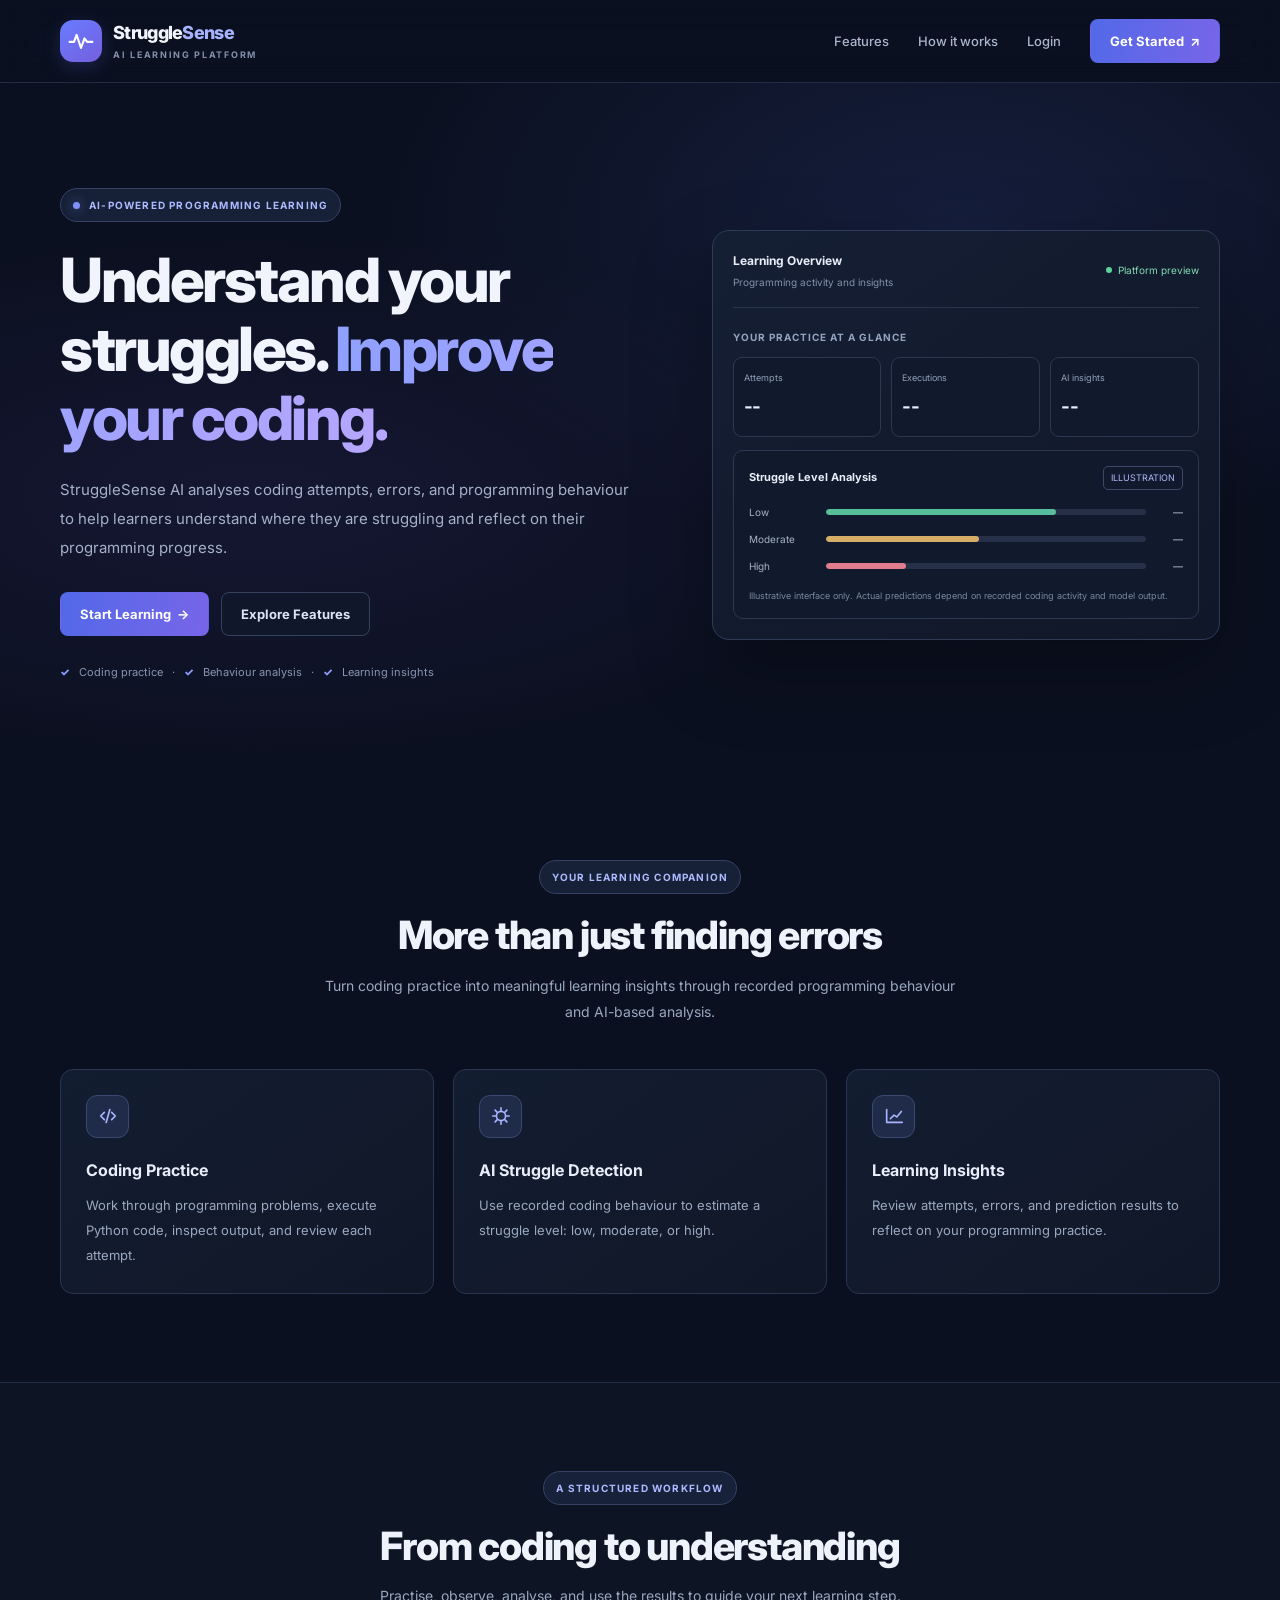
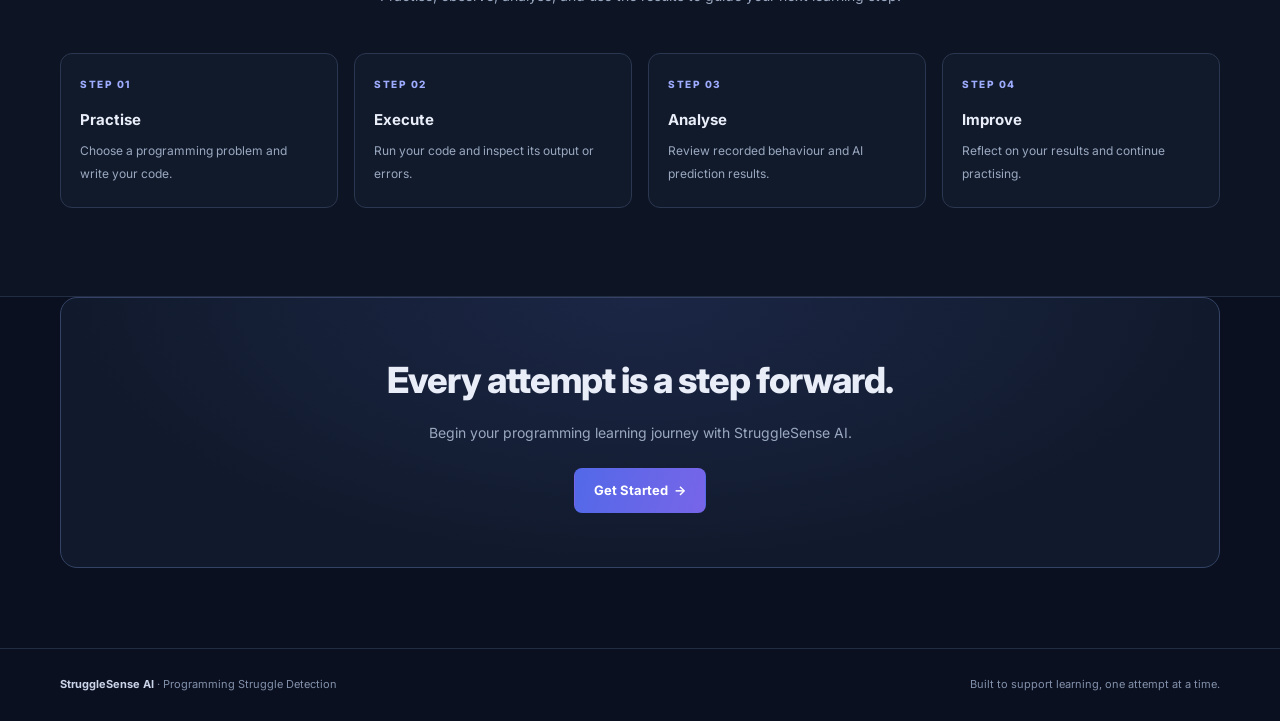
<file: frontend/index.html>
<!DOCTYPE html>
<html lang="en">
<head>
    <meta charset="UTF-8">
    <meta name="viewport" content="width=device-width, initial-scale=1.0">
    <meta name="theme-color" content="#0b1020">
    <meta name="description" content="StruggleSense AI analyses programming behaviour to help learners understand coding difficulties and improve their programming practice.">
    <title>StruggleSense AI | AI Learning Platform</title>

    <link rel="preconnect" href="https://fonts.googleapis.com">
    <link href="https://fonts.googleapis.com/css2?family=Inter:wght@400;500;600;700;800&display=swap" rel="stylesheet">

    <style>
        * {
            box-sizing: border-box;
            margin: 0;
            padding: 0;
        }

        html {
            scroll-behavior: smooth;
            scroll-padding-top: 90px;
        }

        body {
            background: #0b1020;
            color: #e8edf8;
            font-family: Inter, "Segoe UI", Arial, sans-serif;
            line-height: 1.6;
        }

        a {
            color: inherit;
            text-decoration: none;
        }

        .container {
            width: min(1160px, calc(100% - 48px));
            margin-inline: auto;
        }

        .navbar {
            position: sticky;
            top: 0;
            z-index: 20;
            border-bottom: 1px solid #222d44;
            background: rgba(11, 16, 32, 0.94);
            backdrop-filter: blur(16px);
        }

        .nav-inner {
            min-height: 82px;
            display: flex;
            align-items: center;
            justify-content: space-between;
            gap: 24px;
        }

        .brand {
            display: inline-flex;
            align-items: center;
            gap: 11px;
            flex-shrink: 0;
        }

        .brand-icon {
            width: 42px;
            height: 42px;
            flex: 0 0 42px;
            display: grid;
            place-items: center;
            border-radius: 13px;
            background: linear-gradient(145deg, #687bff, #7560df);
            box-shadow: 0 5px 18px rgba(103, 119, 255, 0.2);
        }

        .brand-icon svg {
            width: 28px;
            height: 28px;
        }

        .brand-name {
            color: #f1f4fc;
            font-size: 18px;
            font-weight: 800;
            letter-spacing: -0.7px;
            line-height: 1.25;
        }

        .brand-accent {
            color: #a7b3ff;
        }

        .brand-name small {
            display: block;
            margin-top: 4px;
            color: #8290ad;
            font-size: 9px;
            font-weight: 700;
            letter-spacing: 1.7px;
        }

        .nav-links {
            display: flex;
            align-items: center;
            gap: 29px;
            color: #aab6cc;
            font-size: 13px;
            font-weight: 500;
        }

        .nav-links > a:not(.button):hover {
            color: #ffffff;
        }

        .button {
            min-height: 42px;
            display: inline-flex;
            align-items: center;
            justify-content: center;
            gap: 8px;
            padding: 11px 19px;
            border: 1px solid transparent;
            border-radius: 8px;
            background: linear-gradient(105deg, #5269e8, #7865e8);
            color: white;
            font-size: 13px;
            font-weight: 700;
            transition: transform 0.2s, filter 0.2s;
        }

        .button:hover {
            filter: brightness(1.1);
            transform: translateY(-2px);
        }

        .button-outline {
            border-color: #35425d;
            background: rgba(17, 26, 45, 0.55);
            color: #dbe4f7;
        }

        .button-outline:hover {
            background: #17223a;
        }

        .hero {
            position: relative;
            overflow: hidden;
            padding: 105px 0 90px;
            background:
                radial-gradient(ellipse at 75% 20%, rgba(65, 91, 185, 0.18), transparent 43%),
                radial-gradient(ellipse at 20% 60%, rgba(90, 72, 174, 0.13), transparent 45%);
        }

        .hero-grid {
            display: grid;
            grid-template-columns: 1.08fr 0.92fr;
            align-items: center;
            gap: 55px;
        }

        .eyebrow {
            display: inline-flex;
            align-items: center;
            gap: 9px;
            margin-bottom: 24px;
            padding: 8px 12px;
            border: 1px solid #354263;
            border-radius: 30px;
            background: rgba(28, 40, 68, 0.65);
            color: #aebaff;
            font-size: 10px;
            font-weight: 700;
            letter-spacing: 1.2px;
        }

        .eyebrow-dot {
            width: 7px;
            height: 7px;
            border-radius: 50%;
            background: #8192ff;
            box-shadow: 0 0 12px rgba(129, 146, 255, 0.65);
        }

        h1 {
            max-width: 690px;
            margin-bottom: 22px;
            color: #f1f4fc;
            font-size: clamp(39px, 5.1vw, 61px);
            font-weight: 800;
            letter-spacing: -2.5px;
            line-height: 1.13;
        }

        .gradient-text {
            background: linear-gradient(95deg, #8fa0ff, #b7a6ff);
            -webkit-background-clip: text;
            background-clip: text;
            color: transparent;
        }

        .hero-description {
            max-width: 570px;
            margin-bottom: 29px;
            color: #a4b1c9;
            font-size: 15px;
            line-height: 1.95;
        }

        .hero-actions {
            display: flex;
            flex-wrap: wrap;
            gap: 12px;
        }

        .trust-line {
            display: flex;
            align-items: center;
            flex-wrap: wrap;
            gap: 9px;
            margin-top: 28px;
            color: #8795b0;
            font-size: 11px;
        }

        .trust-check {
            color: #8e9dff;
            font-weight: 800;
        }

        .preview {
            position: relative;
            padding: 20px;
            border: 1px solid #2d3b58;
            border-radius: 17px;
            background: linear-gradient(145deg, #151f34, #101728);
            box-shadow: 0 30px 80px rgba(0, 0, 0, 0.26);
        }

        .preview::before {
            position: absolute;
            z-index: -1;
            inset: -20px;
            border-radius: 30px;
            background: radial-gradient(ellipse, rgba(91, 104, 220, 0.13), transparent 70%);
            content: "";
        }

        .preview-top {
            display: flex;
            align-items: center;
            justify-content: space-between;
            gap: 12px;
            padding-bottom: 17px;
            border-bottom: 1px solid #2a354d;
        }

        .preview-title {
            font-size: 12px;
            font-weight: 700;
        }

        .preview-subtitle {
            margin-top: 4px;
            color: #8290aa;
            font-size: 10px;
        }

        .online {
            display: inline-flex;
            align-items: center;
            gap: 6px;
            color: #83dcb1;
            font-size: 10px;
        }

        .online-dot {
            width: 6px;
            height: 6px;
            border-radius: 50%;
            background: #5bd49b;
        }

        .preview-label {
            margin: 21px 0 12px;
            color: #94a4c0;
            font-size: 10px;
            font-weight: 700;
            letter-spacing: 1px;
        }

        .metric-grid {
            display: grid;
            grid-template-columns: repeat(3, minmax(0, 1fr));
            gap: 10px;
        }

        .metric {
            min-width: 0;
            padding: 13px 10px;
            border: 1px solid #2c3851;
            border-radius: 9px;
            background: #111a2c;
        }

        .metric span {
            display: block;
            margin-bottom: 7px;
            color: #91a0ba;
            font-size: 9px;
        }

        .metric strong {
            color: #e9eefb;
            font-size: 19px;
            letter-spacing: -0.5px;
        }

        .analysis-card {
            margin-top: 13px;
            padding: 15px;
            border: 1px solid #2c3851;
            border-radius: 10px;
            background: #111a2c;
        }

        .analysis-header {
            display: flex;
            align-items: center;
            justify-content: space-between;
            gap: 12px;
            margin-bottom: 14px;
        }

        .analysis-header strong {
            font-size: 11px;
        }

        .demo-tag {
            padding: 4px 7px;
            border: 1px solid #42466b;
            border-radius: 5px;
            color: #b0b8ff;
            font-size: 9px;
        }

        .level-row {
            display: flex;
            align-items: center;
            gap: 10px;
            margin-top: 11px;
        }

        .level-name {
            width: 67px;
            flex-shrink: 0;
            color: #a6b2c8;
            font-size: 10px;
        }

        .level-track {
            height: 6px;
            flex: 1;
            overflow: hidden;
            border-radius: 10px;
            background: #263149;
        }

        .level-fill {
            height: 100%;
            border-radius: inherit;
        }

        .level-value {
            width: 27px;
            color: #c5cee0;
            text-align: right;
            font-size: 10px;
        }

        .preview-note {
            margin-top: 14px;
            color: #7887a2;
            font-size: 9px;
            line-height: 1.7;
        }

        .section {
            padding: 88px 0;
        }

        .section-alt {
            border-top: 1px solid #222d44;
            border-bottom: 1px solid #222d44;
            background: rgba(15, 23, 40, 0.62);
        }

        .section-heading {
            max-width: 650px;
            margin: 0 auto 43px;
            text-align: center;
        }

        .section-heading .eyebrow {
            margin-bottom: 17px;
        }

        .section-heading h2 {
            margin-bottom: 13px;
            color: #eef2fb;
            font-size: clamp(27px, 3.8vw, 39px);
            font-weight: 800;
            letter-spacing: -1.2px;
            line-height: 1.25;
        }

        .section-heading p {
            color: #99a7c0;
            font-size: 14px;
            line-height: 1.9;
        }

        .feature-grid {
            display: grid;
            grid-template-columns: repeat(3, minmax(0, 1fr));
            gap: 19px;
        }

        .feature-card {
            padding: 25px;
            border: 1px solid #293651;
            border-radius: 13px;
            background: linear-gradient(145deg, #131d31, #101727);
            transition: transform 0.2s, border-color 0.2s;
        }

        .feature-card:hover {
            transform: translateY(-4px);
            border-color: #596a9e;
        }

        .feature-icon {
            width: 43px;
            height: 43px;
            display: grid;
            place-items: center;
            margin-bottom: 20px;
            border: 1px solid #3b4970;
            border-radius: 11px;
            background: #202b49;
            color: #aab5ff;
        }

        .feature-icon svg {
            width: 22px;
            height: 22px;
        }

        .feature-card h3 {
            margin-bottom: 10px;
            color: #e8edf8;
            font-size: 16px;
        }

        .feature-card p {
            color: #9aa8c0;
            font-size: 13px;
            line-height: 1.9;
        }

        .steps {
            display: grid;
            grid-template-columns: repeat(4, minmax(0, 1fr));
            gap: 16px;
        }

        .step {
            padding: 22px 19px;
            border: 1px solid #2b3750;
            border-radius: 12px;
            background: #111a2b;
        }

        .step-number {
            margin-bottom: 16px;
            color: #9eacff;
            font-size: 10px;
            font-weight: 800;
            letter-spacing: 1.5px;
        }

        .step h3 {
            margin-bottom: 8px;
            color: #e9eef9;
            font-size: 15px;
        }

        .step p {
            color: #9aa8c0;
            font-size: 12px;
            line-height: 1.9;
        }

        .cta {
            margin: 0 0 80px;
            padding: 54px 25px;
            border: 1px solid #344365;
            border-radius: 17px;
            background:
                radial-gradient(ellipse at 50% 0%, rgba(76, 98, 197, 0.17), transparent 70%),
                #111a2c;
            text-align: center;
        }

        .cta h2 {
            margin-bottom: 12px;
            font-size: clamp(27px, 4vw, 36px);
            font-weight: 800;
            letter-spacing: -1px;
        }

        .cta p {
            margin-bottom: 24px;
            color: #9aa8c0;
            font-size: 14px;
        }

        footer {
            padding: 27px 0;
            border-top: 1px solid #222d44;
            color: #8290aa;
            font-size: 11px;
        }

        .footer-inner {
            display: flex;
            align-items: center;
            justify-content: space-between;
            flex-wrap: wrap;
            gap: 15px;
        }

        .footer-brand {
            color: #cbd5ea;
            font-weight: 700;
        }

        @media (max-width: 900px) {
            .hero-grid {
                grid-template-columns: 1fr;
                gap: 45px;
            }

            .hero-copy {
                max-width: 720px;
            }

            .preview {
                width: 100%;
                max-width: 590px;
                margin: 0 auto;
            }

            .feature-grid {
                grid-template-columns: repeat(2, minmax(0, 1fr));
            }

            .steps {
                grid-template-columns: repeat(2, minmax(0, 1fr));
            }

            .hero {
                padding-top: 75px;
            }
        }

        @media (max-width: 620px) {
            .container {
                width: min(100% - 32px, 1160px);
            }

            .nav-inner {
                padding: 15px 0;
                flex-wrap: wrap;
                gap: 15px;
            }

            .brand-name {
                font-size: 16px;
            }

            .brand-icon {
                width: 38px;
                height: 38px;
                flex-basis: 38px;
            }

            .nav-links {
                width: 100%;
                justify-content: space-between;
                gap: 10px;
                font-size: 11px;
            }

            .nav-links .button {
                min-height: 36px;
                padding: 8px 11px;
            }

            .hero {
                padding: 65px 0 60px;
            }

            h1 {
                font-size: clamp(36px, 10vw, 48px);
                letter-spacing: -1.8px;
            }

            .hero-description {
                font-size: 14px;
            }

            .section {
                padding: 65px 0;
            }

            .feature-grid,
            .steps {
                grid-template-columns: 1fr;
            }

            .cta {
                margin-bottom: 55px;
                padding: 40px 20px;
            }

            .footer-inner {
                flex-direction: column;
                align-items: flex-start;
            }
        }

        @media (prefers-reduced-motion: reduce) {
            html {
                scroll-behavior: auto;
            }

            *, *::before, *::after {
                transition-duration: 0.01ms !important;
            }
        }
    </style>
</head>

<body>
    <header class="navbar">
        <div class="container nav-inner">
            <a class="brand" href="index.html" aria-label="StruggleSense AI home">
                <span class="brand-icon">
                    <svg viewBox="0 0 32 32" fill="none"
                         xmlns="http://www.w3.org/2000/svg" aria-hidden="true">
                        <path d="M3 17H8L11 9L16 24L20 13L23 17H29"
                              stroke="white" stroke-width="2.4"
                              stroke-linecap="round" stroke-linejoin="round"/>
                    </svg>
                </span>
                <span class="brand-name">
                    Struggle<span class="brand-accent">Sense</span>
                    <small>AI LEARNING PLATFORM</small>
                </span>
            </a>

            <nav class="nav-links" aria-label="Main navigation">
                <a href="#features">Features</a>
                <a href="#workflow">How it works</a>
                <a href="login.html">Login</a>
                <a class="button" href="login.html">Get Started&nbsp; ↗</a>
            </nav>
        </div>
    </header>

    <main>
        <section class="hero">
            <div class="container hero-grid">
                <div class="hero-copy">
                    <div class="eyebrow">
                        <span class="eyebrow-dot"></span>
                        AI-POWERED PROGRAMMING LEARNING
                    </div>

                    <h1>
                        Understand your struggles.
                        <span class="gradient-text">Improve your coding.</span>
                    </h1>

                    <p class="hero-description">
                        StruggleSense AI analyses coding attempts, errors,
                        and programming behaviour to help learners understand
                        where they are struggling and reflect on their
                        programming progress.
                    </p>

                    <div class="hero-actions">
                        <a class="button" href="login.html">
                            Start Learning&nbsp; →
                        </a>
                        <a class="button button-outline" href="#features">
                            Explore Features
                        </a>
                    </div>

                    <div class="trust-line">
                        <span class="trust-check">✓</span>
                        Coding practice
                        <span>·</span>
                        <span class="trust-check">✓</span>
                        Behaviour analysis
                        <span>·</span>
                        <span class="trust-check">✓</span>
                        Learning insights
                    </div>
                </div>

                <div class="preview" aria-label="Illustrative learning analytics preview">
                    <div class="preview-top">
                        <div>
                            <div class="preview-title">Learning Overview</div>
                            <div class="preview-subtitle">Programming activity and insights</div>
                        </div>
                        <div class="online">
                            <span class="online-dot"></span>
                            Platform preview
                        </div>
                    </div>

                    <div class="preview-label">YOUR PRACTICE AT A GLANCE</div>

                    <div class="metric-grid">
                        <div class="metric">
                            <span>Attempts</span>
                            <strong>--</strong>
                        </div>
                        <div class="metric">
                            <span>Executions</span>
                            <strong>--</strong>
                        </div>
                        <div class="metric">
                            <span>AI insights</span>
                            <strong>--</strong>
                        </div>
                    </div>

                    <div class="analysis-card">
                        <div class="analysis-header">
                            <strong>Struggle Level Analysis</strong>
                            <span class="demo-tag">ILLUSTRATION</span>
                        </div>

                        <div class="level-row">
                            <span class="level-name">Low</span>
                            <div class="level-track">
                                <div class="level-fill"
                                     style="width: 72%; background: #58bd9b;"></div>
                            </div>
                            <span class="level-value">—</span>
                        </div>

                        <div class="level-row">
                            <span class="level-name">Moderate</span>
                            <div class="level-track">
                                <div class="level-fill"
                                     style="width: 48%; background: #d6ae67;"></div>
                            </div>
                            <span class="level-value">—</span>
                        </div>

                        <div class="level-row">
                            <span class="level-name">High</span>
                            <div class="level-track">
                                <div class="level-fill"
                                     style="width: 25%; background: #e17c8d;"></div>
                            </div>
                            <span class="level-value">—</span>
                        </div>

                        <p class="preview-note">
                            Illustrative interface only. Actual predictions
                            depend on recorded coding activity and model output.
                        </p>
                    </div>
                </div>
            </div>
        </section>

        <section class="section" id="features">
            <div class="container">
                <div class="section-heading">
                    <div class="eyebrow">YOUR LEARNING COMPANION</div>
                    <h2>More than just finding errors</h2>
                    <p>
                        Turn coding practice into meaningful learning insights
                        through recorded programming behaviour and AI-based analysis.
                    </p>
                </div>

                <div class="feature-grid">
                    <article class="feature-card">
                        <div class="feature-icon">
                            <svg viewBox="0 0 24 24" fill="none"
                                 stroke="currentColor" stroke-width="1.8"
                                 stroke-linecap="round" stroke-linejoin="round"
                                 aria-hidden="true">
                                <path d="m8 8-4 4 4 4M16 8l4 4-4 4M14 5l-4 14"/>
                            </svg>
                        </div>
                        <h3>Coding Practice</h3>
                        <p>
                            Work through programming problems, execute Python
                            code, inspect output, and review each attempt.
                        </p>
                    </article>

                    <article class="feature-card">
                        <div class="feature-icon">
                            <svg viewBox="0 0 24 24" fill="none"
                                 stroke="currentColor" stroke-width="1.8"
                                 stroke-linecap="round" stroke-linejoin="round"
                                 aria-hidden="true">
                                <path d="M12 3v3M12 18v3M3 12h3M18 12h3"/>
                                <path d="m5.6 5.6 2.1 2.1m8.6 8.6 2.1 2.1m0-12.8-2.1 2.1m-8.6 8.6-2.1 2.1"/>
                                <circle cx="12" cy="12" r="5"/>
                            </svg>
                        </div>
                        <h3>AI Struggle Detection</h3>
                        <p>
                            Use recorded coding behaviour to estimate a
                            struggle level: low, moderate, or high.
                        </p>
                    </article>

                    <article class="feature-card">
                        <div class="feature-icon">
                            <svg viewBox="0 0 24 24" fill="none"
                                 stroke="currentColor" stroke-width="1.8"
                                 stroke-linecap="round" stroke-linejoin="round"
                                 aria-hidden="true">
                                <path d="M4 19V5m0 14h17"/>
                                <path d="M8 15l4-4 3 2 5-6"/>
                            </svg>
                        </div>
                        <h3>Learning Insights</h3>
                        <p>
                            Review attempts, errors, and prediction results
                            to reflect on your programming practice.
                        </p>
                    </article>
                </div>
            </div>
        </section>

        <section class="section section-alt" id="workflow">
            <div class="container">
                <div class="section-heading">
                    <div class="eyebrow">A STRUCTURED WORKFLOW</div>
                    <h2>From coding to understanding</h2>
                    <p>
                        Practise, observe, analyse, and use the results to
                        guide your next learning step.
                    </p>
                </div>

                <div class="steps">
                    <article class="step">
                        <div class="step-number">STEP 01</div>
                        <h3>Practise</h3>
                        <p>Choose a programming problem and write your code.</p>
                    </article>

                    <article class="step">
                        <div class="step-number">STEP 02</div>
                        <h3>Execute</h3>
                        <p>Run your code and inspect its output or errors.</p>
                    </article>

                    <article class="step">
                        <div class="step-number">STEP 03</div>
                        <h3>Analyse</h3>
                        <p>Review recorded behaviour and AI prediction results.</p>
                    </article>

                    <article class="step">
                        <div class="step-number">STEP 04</div>
                        <h3>Improve</h3>
                        <p>Reflect on your results and continue practising.</p>
                    </article>
                </div>
            </div>
        </section>

        <section class="container">
            <div class="cta">
                <h2>Every attempt is a step forward.</h2>
                <p>
                    Begin your programming learning journey with StruggleSense AI.
                </p>
                <a class="button" href="login.html">Get Started&nbsp; →</a>
            </div>
        </section>
    </main>

    <footer>
        <div class="container footer-inner">
            <div>
                <span class="footer-brand">StruggleSense AI</span>
                <span> · Programming Struggle Detection</span>
            </div>
            <div>Built to support learning, one attempt at a time.</div>
        </div>
    </footer>
</body>
</html>
</file>
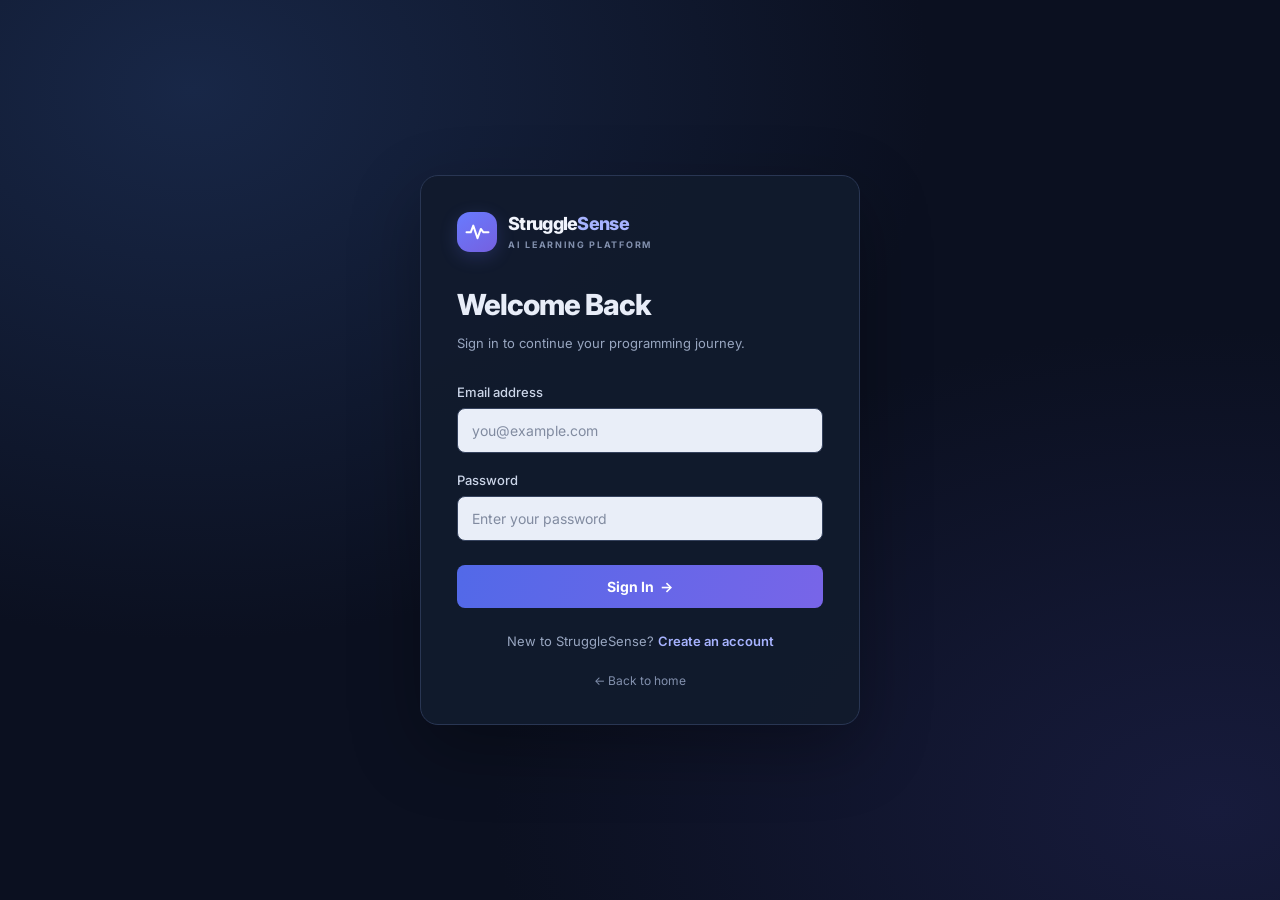
<file: frontend/login.html>
<!DOCTYPE html>
<html lang="en">
<head>
    <meta charset="UTF-8">
    <meta name="viewport" content="width=device-width, initial-scale=1.0">
    <meta name="theme-color" content="#0b1020">
    <title>Login | StruggleSense AI</title>

    <link rel="preconnect" href="https://fonts.googleapis.com">
    <link href="https://fonts.googleapis.com/css2?family=Inter:wght@400;500;600;700;800&display=swap" rel="stylesheet">

    <style>
        * {
            box-sizing: border-box;
            margin: 0;
            padding: 0;
        }

        body {
            min-height: 100vh;
            display: flex;
            align-items: center;
            justify-content: center;
            padding: 28px 18px;
            font-family: Inter, "Segoe UI", Arial, sans-serif;
            color: #e8edf8;
            background:
                radial-gradient(ellipse at 15% 10%, #182747 0%, transparent 48%),
                radial-gradient(ellipse at 95% 90%, #171b3c 0%, transparent 42%),
                #0b1020;
        }

        .login-card {
            width: 100%;
            max-width: 440px;
            padding: 36px;
            border: 1px solid #293653;
            border-radius: 18px;
            background: rgba(17, 26, 45, 0.97);
            box-shadow: 0 24px 70px rgba(0, 0, 0, 0.3);
        }

        .brand {
            display: flex;
            align-items: center;
            gap: 11px;
            margin-bottom: 35px;
            text-decoration: none;
        }

        .brand-icon {
            width: 40px;
            height: 40px;
            flex: 0 0 40px;
            display: grid;
            place-items: center;
            border-radius: 13px;
            background: linear-gradient(145deg, #687bff, #7560df);
            box-shadow: 0 5px 18px rgba(103, 119, 255, 0.2);
        }

        .brand-icon svg {
            width: 27px;
            height: 27px;
        }

        .brand-name {
            color: #f1f4fc;
            font-size: 18px;
            font-weight: 800;
            letter-spacing: -0.7px;
            line-height: 1.25;
        }

        .brand-name .brand-accent {
            color: #a7b3ff;
        }

        .brand-name small {
            display: block;
            margin-top: 4px;
            color: #8290ad;
            font-size: 9px;
            font-weight: 700;
            letter-spacing: 1.7px;
        }

        h1 {
            margin-bottom: 10px;
            font-size: 29px;
            font-weight: 800;
            letter-spacing: -1px;
        }

        .subtitle {
            margin-bottom: 29px;
            color: #98a6c0;
            font-size: 13px;
            line-height: 1.8;
        }

        .field {
            margin-bottom: 19px;
        }

        label {
            display: block;
            margin-bottom: 8px;
            color: #cbd5e8;
            font-size: 13px;
            font-weight: 500;
        }

        input {
            width: 100%;
            padding: 13px 14px;
            border: 1px solid #35425d;
            border-radius: 8px;
            outline: none;
            background: #e9eef8;
            color: #111827;
            font: inherit;
            font-size: 14px;
            transition: border-color 0.2s, box-shadow 0.2s;
        }

        input::placeholder {
            color: #818ba0;
        }

        input:focus {
            border-color: #7485ff;
            box-shadow: 0 0 0 3px rgba(116, 133, 255, 0.16);
        }

        .primary-btn {
            width: 100%;
            margin-top: 5px;
            padding: 13px 16px;
            border: 0;
            border-radius: 8px;
            background: linear-gradient(105deg, #5269e8, #7865e8);
            color: white;
            font: inherit;
            font-size: 14px;
            font-weight: 700;
            cursor: pointer;
            transition: filter 0.2s, transform 0.2s;
        }

        .primary-btn:hover {
            filter: brightness(1.1);
            transform: translateY(-1px);
        }

        .primary-btn:disabled {
            cursor: wait;
            opacity: 0.7;
        }

        .switch-text {
            margin-top: 25px;
            color: #98a6c0;
            text-align: center;
            font-size: 13px;
        }

        .switch-text button {
            border: 0;
            background: none;
            color: #a7b3ff;
            font: inherit;
            font-weight: 600;
            cursor: pointer;
        }

        .switch-text button:hover {
            text-decoration: underline;
        }

        #message {
            margin-top: 17px;
            color: #b5c4df;
            font-size: 13px;
            line-height: 1.6;
            overflow-wrap: anywhere;
        }

        [hidden] {
            display: none !important;
        }

        .back-link {
            display: block;
            margin-top: 24px;
            color: #8290ad;
            text-align: center;
            font-size: 12px;
            text-decoration: none;
        }

        .back-link:hover {
            color: #c3ccff;
        }

        @media (max-width: 480px) {
            .login-card {
                padding: 27px 23px;
            }

            h1 {
                font-size: 26px;
            }
        }
    </style>
</head>

<body>
    <main class="login-card">

        <a class="brand" href="index.html" aria-label="StruggleSense AI home">
            <span class="brand-icon">
                <svg viewBox="0 0 32 32" fill="none"
                     xmlns="http://www.w3.org/2000/svg" aria-hidden="true">
                    <path d="M3 17H8L11 9L16 24L20 13L23 17H29"
                          stroke="white" stroke-width="2.4"
                          stroke-linecap="round" stroke-linejoin="round"/>
                </svg>
            </span>
            <span class="brand-name">
                Struggle<span class="brand-accent">Sense</span>
                <small>AI LEARNING PLATFORM</small>
            </span>
        </a>

        <section id="loginSection">
            <h1>Welcome Back</h1>
            <p class="subtitle">
                Sign in to continue your programming journey.
            </p>

            <form id="loginForm">
                <div class="field">
                    <label for="loginEmail">Email address</label>
                    <input
                        type="email"
                        id="loginEmail"
                        placeholder="you@example.com"
                        autocomplete="email"
                        required>
                </div>

                <div class="field">
                    <label for="loginPassword">Password</label>
                    <input
                        type="password"
                        id="loginPassword"
                        placeholder="Enter your password"
                        autocomplete="current-password"
                        required>
                </div>

                <button class="primary-btn" type="submit">
                    Sign In&nbsp; →
                </button>
            </form>

            <p class="switch-text">
                New to StruggleSense?
                <button type="button" id="showSignup">Create an account</button>
            </p>
        </section>

        <section id="signupSection" hidden>
            <h1>Create Account</h1>
            <p class="subtitle">
                Start understanding your programming progress.
            </p>

            <form id="signupForm">
                <div class="field">
                    <label for="signupName">Full name</label>
                    <input
                        type="text"
                        id="signupName"
                        placeholder="Your full name"
                        autocomplete="name"
                        required>
                </div>

                <div class="field">
                    <label for="signupEmail">Email address</label>
                    <input
                        type="email"
                        id="signupEmail"
                        placeholder="you@example.com"
                        autocomplete="email"
                        required>
                </div>

                <div class="field">
                    <label for="signupPassword">Password</label>
                    <input
                        type="password"
                        id="signupPassword"
                        placeholder="At least 8 characters"
                        minlength="8"
                        autocomplete="new-password"
                        required>
                </div>

                <button class="primary-btn" type="submit">
                    Create Account&nbsp; →
                </button>
            </form>

            <p class="switch-text">
                Already registered?
                <button type="button" id="showLogin">Sign in</button>
            </p>
        </section>

        <p id="message" role="status" aria-live="polite"></p>

        <a class="back-link" href="index.html">← Back to home</a>
    </main>

    <script src="assets/js/auth.js"></script>

    <script>
        const loginSection = document.getElementById("loginSection");
        const signupSection = document.getElementById("signupSection");
        const message = document.getElementById("message");
        const loginForm = document.getElementById("loginForm");
        const signupForm = document.getElementById("signupForm");

        document.getElementById("showSignup").addEventListener("click", () => {
            loginSection.hidden = true;
            signupSection.hidden = false;
            message.textContent = "";
        });

        document.getElementById("showLogin").addEventListener("click", () => {
            signupSection.hidden = true;
            loginSection.hidden = false;
            message.textContent = "";
        });

        loginForm.addEventListener("submit", async (event) => {
            event.preventDefault();

            const button = loginForm.querySelector("button[type='submit']");
            button.disabled = true;
            message.textContent = "Signing in...";

            try {
                
const result = await loginStudent(
    document.getElementById("loginEmail").value,
    document.getElementById("loginPassword").value
);

// Save the name returned by the successful login.
const studentName = result.student?.student_name;

if (studentName) {
    localStorage.setItem("studentName", studentName);
}

message.textContent = "Login successful. Opening your dashboard...";


                window.location.href = "student/dashboard.html";
            } catch (error) {
                message.textContent = error.message || "Unable to sign in.";
                button.disabled = false;
            }
        });

        signupForm.addEventListener("submit", async (event) => {
            event.preventDefault();

            const button = signupForm.querySelector("button[type='submit']");
            button.disabled = true;
            message.textContent = "Creating your account...";

            try {
                const result = await signupStudent(
                    document.getElementById("signupName").value,
                    document.getElementById("signupEmail").value,
                    document.getElementById("signupPassword").value
                );

                message.textContent = result.message + ". You can now sign in.";

                signupSection.hidden = true;
                loginSection.hidden = false;

                document.getElementById("loginEmail").value =
                    document.getElementById("signupEmail").value;
                document.getElementById("loginPassword").value = "";
            } catch (error) {
                message.textContent = error.message || "Unable to create account.";
            } finally {
                button.disabled = false;
            }
        });
    </script>
</body>
</html>
</file>
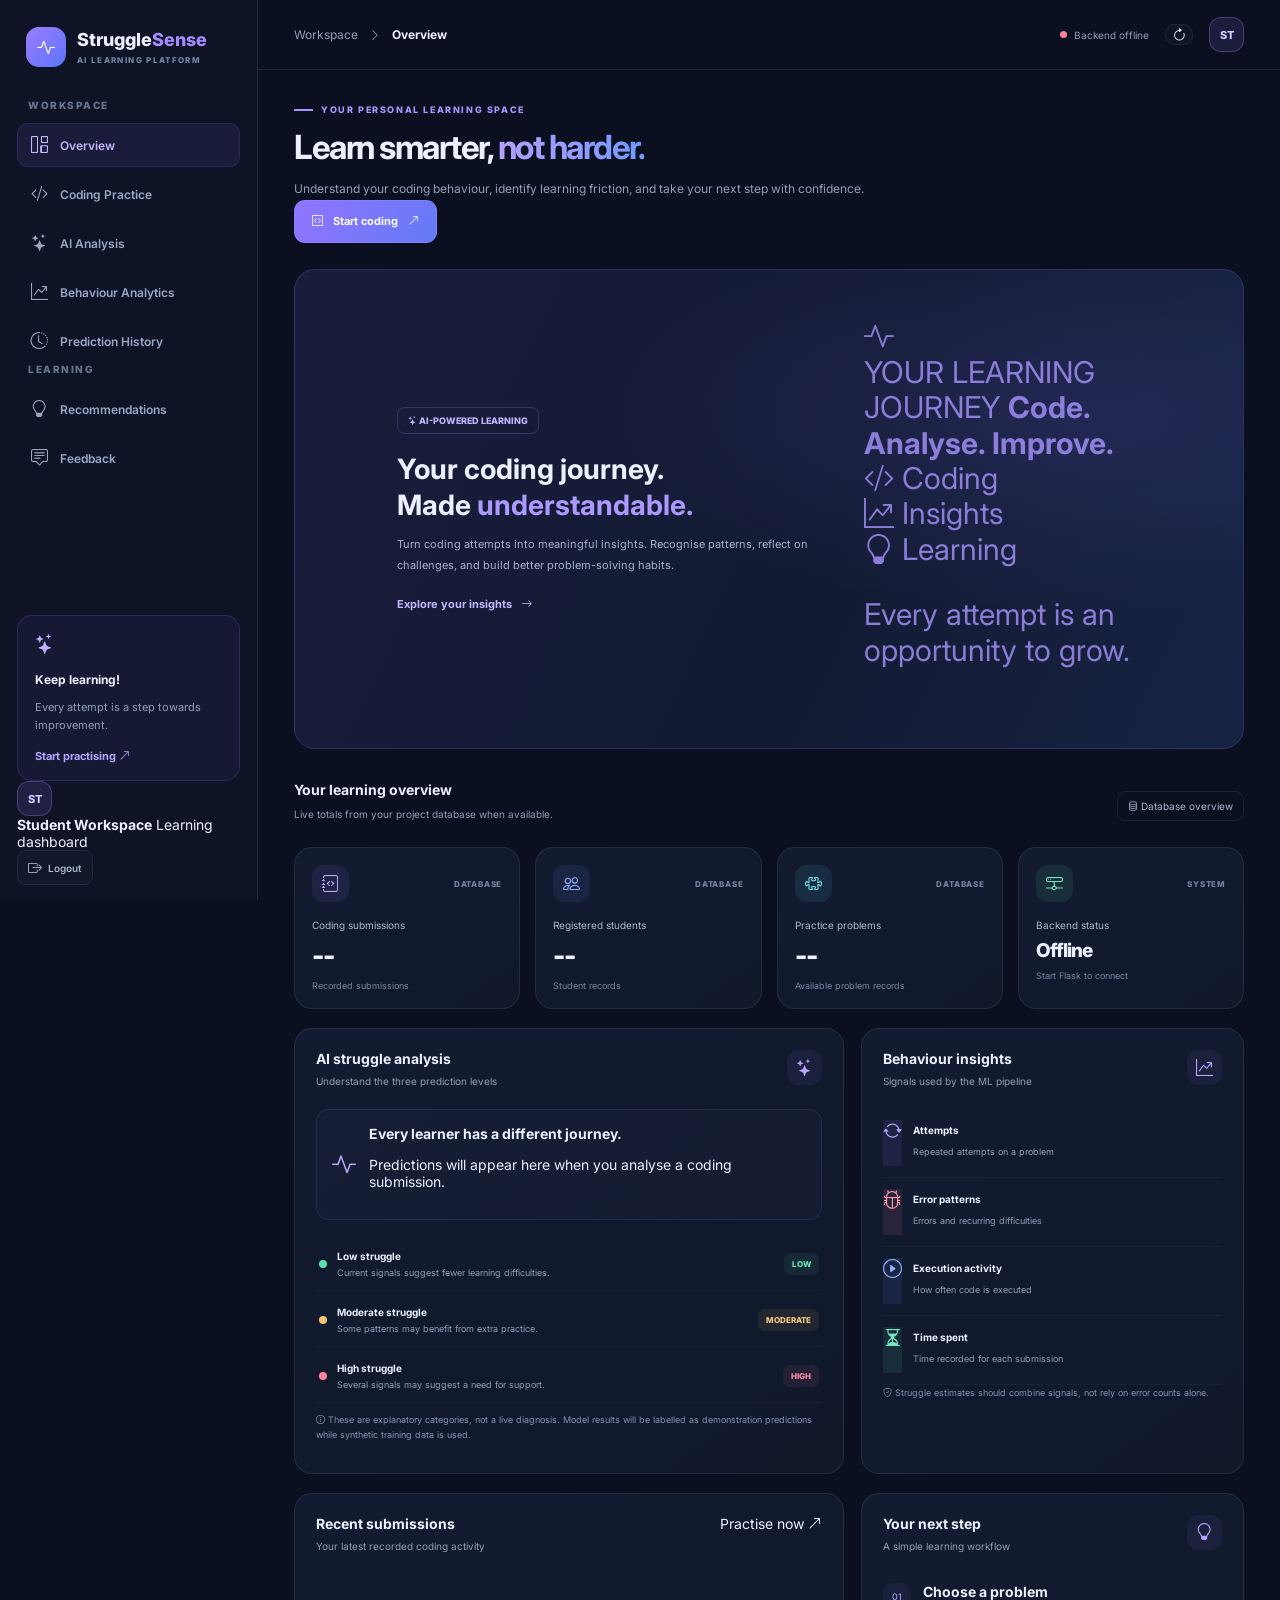
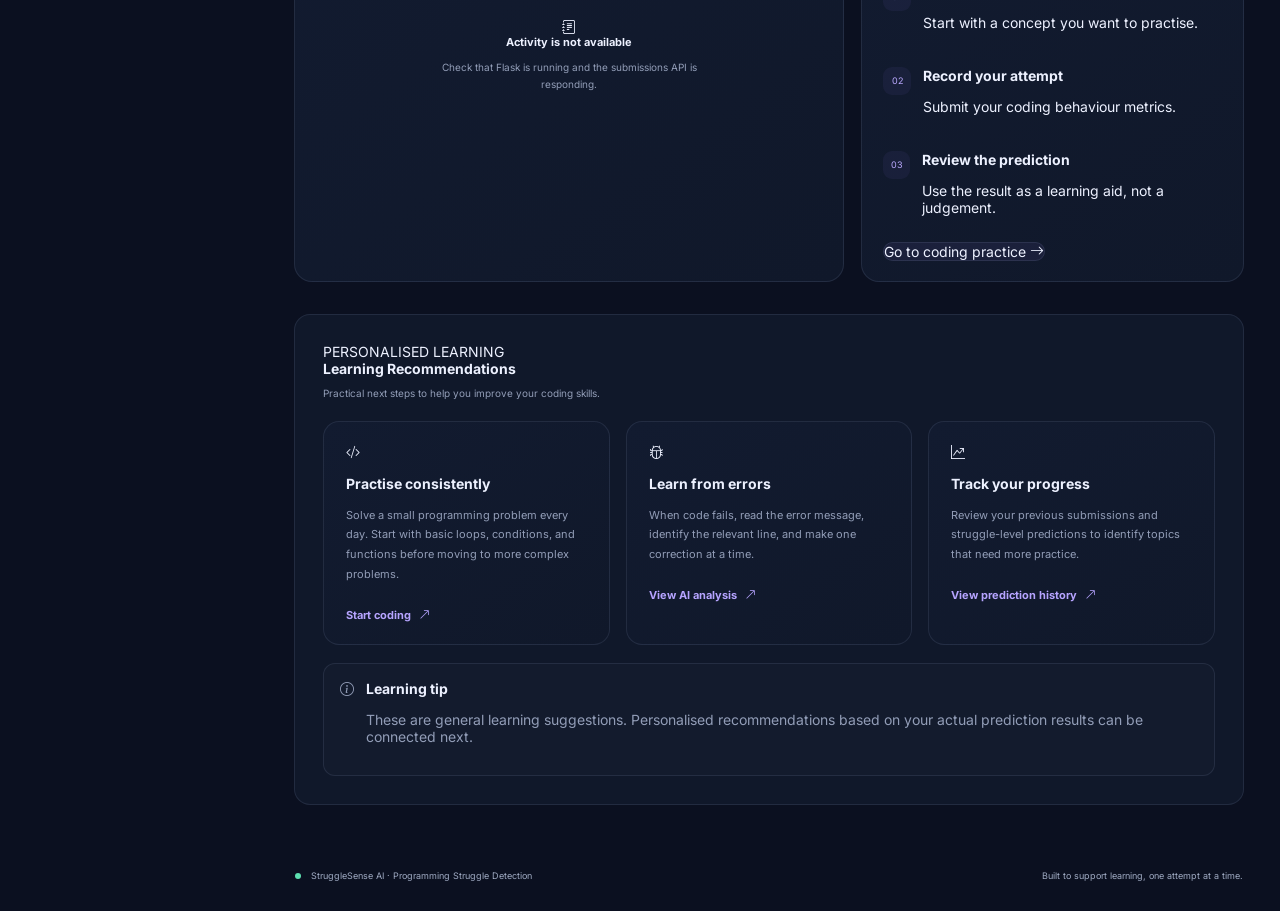
<file: frontend/student/dashboard.html>
<!DOCTYPE html>
<html lang="en">
<head>
    <meta charset="UTF-8">
    <meta name="viewport" content="width=device-width, initial-scale=1.0">
    <meta name="theme-color" content="#0b1020">
    <title>Dashboard | StruggleSense AI</title>

    <link rel="preconnect" href="https://fonts.googleapis.com">
    <link rel="preconnect" href="https://fonts.gstatic.com" crossorigin>
    <link href="https://fonts.googleapis.com/css2?family=Inter:wght@400;500;600;700;800&display=swap" rel="stylesheet">
    <link href="https://cdn.jsdelivr.net/npm/bootstrap-icons@1.11.3/font/bootstrap-icons.min.css" rel="stylesheet">
    <link rel="stylesheet" href="../assets/css/style.css">
</head>

<body>
<div class="app-shell">

    <!-- Sidebar -->
    <aside class="sidebar" id="sidebar">
        <a href="dashboard.html" class="brand">
            <span class="brand-icon"><i class="bi bi-activity"></i></span>
            <span>Struggle<span class="brand-accent">Sense</span>
                <small>AI LEARNING PLATFORM</small>
            </span>
        </a>

        <div class="nav-label">WORKSPACE</div>
        <nav class="navigation">
            <a class="nav-link active" href="dashboard.html">
                <i class="bi bi-grid-1x2"></i> Overview
            </a>
            <a class="nav-link" href="coding.html">
                <i class="bi bi-code-slash"></i> Coding Practice
            </a>
            <a class="nav-link" href="#analysis">
                <i class="bi bi-stars"></i> AI Analysis
            </a>
            <a class="nav-link" href="#behaviour">
                <i class="bi bi-graph-up-arrow"></i> Behaviour Analytics
            </a>
            <a class="nav-link" href="#history">
                <i class="bi bi-clock-history"></i> Prediction History
            </a>
        </nav>

        <div class="nav-label learning-label">LEARNING</div>
        <nav class="navigation">
            <a class="nav-link" href="#recommendations">
                <i class="bi bi-lightbulb"></i> Recommendations
            </a>
            <a class="nav-link" href="#feedback">
                <i class="bi bi-chat-square-text"></i> Feedback
            </a>
        </nav>

        <div class="sidebar-bottom">
            <div class="help-card">
                <div class="help-icon"><i class="bi bi-stars"></i></div>
                <strong>Keep learning!</strong>
                <p>Every attempt is a step towards improvement.</p>
                <a href="coding.html">Start practising <i class="bi bi-arrow-up-right"></i></a>
            </div>
<div class="profile-mini">
    <div class="avatar">ST</div>

    <div class="profile-text">
        <strong>Student Workspace</strong>
        <span>Learning dashboard</span>
    </div>

    <button
        type="button"
        id="logoutButton"
        class="logout-button"
        title="Log out"
        aria-label="Log out">
        <i class="bi bi-box-arrow-right"></i>
        <span>Logout</span>
    
    </button>
</div>
</div>
</aside>

<!-- Main dashboard -->
<main class="main-content">
        <header class="topbar">
            <button class="icon-button menu-button" id="menuButton" aria-label="Toggle navigation">
                <i class="bi bi-list"></i>
            </button>

            <div class="breadcrumb">
                Workspace <i class="bi bi-chevron-right"></i>
                <strong>Overview</strong>
            </div>

            <div class="topbar-right">
                <span class="system-status">
                    <span class="status-dot"></span>
                    <span id="connectionStatus">Checking backend</span>
                </span>

                <button class="icon-button" id="refreshButton"
                        title="Refresh dashboard" aria-label="Refresh dashboard">
                    <i class="bi bi-arrow-clockwise"></i>
                </button>

                <div class="avatar top-avatar">ST</div>
            </div>
        </header>

        <div class="page-content">

            <!-- Welcome -->
            <section class="welcome-row">
                <div>
                    <div class="eyebrow">
                        <span class="eyebrow-line"></span>
                        YOUR PERSONAL LEARNING SPACE
                    </div>
                    <h1>Learn smarter, <span class="gradient-text">not harder.</span></h1>
                    <p class="page-description">
                        Understand your coding behaviour, identify learning friction,
                        and take your next step with confidence.
                    </p>
                </div>

                <a class="primary-button" href="coding.html">
                    <i class="bi bi-code-square"></i> Start coding
                    <i class="bi bi-arrow-up-right"></i>
                </a>
            </section>

            <!-- Hero banner -->
            <section class="hero-panel">
                <div class="hero-orb orb-one"></div>
                <div class="hero-orb orb-two"></div>

                <div class="hero-copy">
                    <span class="hero-badge">
                        <i class="bi bi-stars"></i> AI-POWERED LEARNING
                    </span>

                    <h2>Your coding journey.<br>Made <span>understandable.</span></h2>

                    <p>
                        Turn coding attempts into meaningful insights. Recognise patterns,
                        reflect on challenges, and build better problem-solving habits.
                    </p>

                    <a href="#analysis" class="hero-link">
                        Explore your insights <i class="bi bi-arrow-right"></i>
                    </a>
                </div>

                <div class="hero-visual" aria-hidden="true">
                    <div class="learning-graphic">
                        <div class="learning-graphic-icon">
                            <i class="bi bi-activity"></i>
                        </div>

                        <div class="learning-graphic-title">
                            <span>YOUR LEARNING JOURNEY</span>
                            <strong>Code. Analyse. Improve.</strong>
                        </div>

                        <div class="learning-graphic-cards">
                            <div class="learning-mini-card">
                                <i class="bi bi-code-slash"></i>
                                <span>Coding</span>
                            </div>

                            <div class="learning-mini-card">
                                <i class="bi bi-graph-up-arrow"></i>
                                <span>Insights</span>
                            </div>

                            <div class="learning-mini-card">
                                <i class="bi bi-lightbulb"></i>
                                <span>Learning</span>
                            </div>
                        </div>

                        <div class="learning-progress"><span></span></div>
                        <p class="learning-caption">Every attempt is an opportunity to grow.</p>
                    </div>
                </div>
            </section>

            <!-- Learning overview heading -->
            <section class="section-heading">
                <div>
                    <h2>Your learning overview</h2>
                    <p>Live totals from your project database when available.</p>
                </div>
                <span class="period-label">
                    <i class="bi bi-database"></i> Database overview
                </span>
            </section>

            <!-- Statistics -->
            <section class="stats-grid">
                <article class="stat-card">
                    <div class="stat-top">
                        <span class="stat-icon purple"><i class="bi bi-journal-code"></i></span>
                        <span class="stat-caption">DATABASE</span>
                    </div>
                    <p class="stat-label">Coding submissions</p>
                    <div class="stat-value" id="submissionCount">--</div>
                    <p class="stat-foot">Recorded submissions</p>
                </article>

                <article class="stat-card">
                    <div class="stat-top">
                        <span class="stat-icon blue"><i class="bi bi-people"></i></span>
                        <span class="stat-caption">DATABASE</span>
                    </div>
                    <p class="stat-label">Registered students</p>
                    <div class="stat-value" id="studentCount">--</div>
                    <p class="stat-foot">Student records</p>
                </article>

                <article class="stat-card">
                    <div class="stat-top">
                        <span class="stat-icon cyan"><i class="bi bi-puzzle"></i></span>
                        <span class="stat-caption">DATABASE</span>
                    </div>
                    <p class="stat-label">Practice problems</p>
                    <div class="stat-value" id="problemCount">--</div>
                    <p class="stat-foot">Available problem records</p>
                </article>

                <article class="stat-card">
                    <div class="stat-top">
                        <span class="stat-icon green"><i class="bi bi-hdd-network"></i></span>
                        <span class="stat-caption">SYSTEM</span>
                    </div>
                    <p class="stat-label">Backend status</p>
                    <div class="stat-value status-value" id="backendValue">Checking</div>
                    <p class="stat-foot" id="backendFoot">Connecting to Flask API</p>
                </article>
            </section>

            <!-- AI analysis and behaviour insights -->
            <section class="content-grid">
                <article class="panel analysis-panel" id="analysis">
                    <div class="panel-header">
                        <div>
                            <h3>AI struggle analysis</h3>
                            <p>Understand the three prediction levels</p>
                        </div>
                        <span class="panel-icon"><i class="bi bi-stars"></i></span>
                    </div>

                    <div class="analysis-intro">
                        <div class="analysis-symbol"><i class="bi bi-activity"></i></div>
                        <div>
                            <strong>Every learner has a different journey.</strong>
                            <p>Predictions will appear here when you analyse a coding submission.</p>
                        </div>
                    </div>

                    <div class="level-list">
                        <div class="level-row">
                            <span class="level-indicator level-low"></span>
                            <div class="level-copy">
                                <strong>Low struggle</strong>
                                <span>Current signals suggest fewer learning difficulties.</span>
                            </div>
                            <span class="level-tag tag-low">LOW</span>
                        </div>

                        <div class="level-row">
                            <span class="level-indicator level-moderate"></span>
                            <div class="level-copy">
                                <strong>Moderate struggle</strong>
                                <span>Some patterns may benefit from extra practice.</span>
                            </div>
                            <span class="level-tag tag-moderate">MODERATE</span>
                        </div>

                        <div class="level-row">
                            <span class="level-indicator level-high"></span>
                            <div class="level-copy">
                                <strong>High struggle</strong>
                                <span>Several signals may suggest a need for support.</span>
                            </div>
                            <span class="level-tag tag-high">HIGH</span>
                        </div>
                    </div>

                    <p class="disclaimer">
                        <i class="bi bi-info-circle"></i>
                        These are explanatory categories, not a live diagnosis.
                        Model results will be labelled as demonstration predictions
                        while synthetic training data is used.
                    </p>
                </article>

                <article class="panel activity-panel" id="behaviour">
                    <div class="panel-header">
                        <div>
                            <h3>Behaviour insights</h3>
                            <p>Signals used by the ML pipeline</p>
                        </div>
                        <span class="panel-icon"><i class="bi bi-graph-up-arrow"></i></span>
                    </div>

                    <div class="insight-item">
                        <div class="insight-icon purple"><i class="bi bi-arrow-repeat"></i></div>
                        <div><strong>Attempts</strong><p>Repeated attempts on a problem</p></div>
                    </div>

                    <div class="insight-item">
                        <div class="insight-icon coral"><i class="bi bi-bug"></i></div>
                        <div><strong>Error patterns</strong><p>Errors and recurring difficulties</p></div>
                    </div>

                    <div class="insight-item">
                        <div class="insight-icon blue"><i class="bi bi-play-circle"></i></div>
                        <div><strong>Execution activity</strong><p>How often code is executed</p></div>
                    </div>

                    <div class="insight-item">
                        <div class="insight-icon green"><i class="bi bi-hourglass-split"></i></div>
                        <div><strong>Time spent</strong><p>Time recorded for each submission</p></div>
                    </div>

                    <div class="mini-note">
                        <i class="bi bi-shield-check"></i>
                        <span>Struggle estimates should combine signals, not rely on error counts alone.</span>
                    </div>
                </article>
            </section>

            <!-- Recent submissions and next step -->
            <section class="content-grid lower-grid">
                <article class="panel" id="history">
                    <div class="panel-header">
                        <div>
                            <h3>Recent submissions</h3>
                            <p>Your latest recorded coding activity</p>
                        </div>
                        <a href="coding.html" class="text-link">
                            Practise now <i class="bi bi-arrow-up-right"></i>
                        </a>
                    </div>

                    <div class="empty-state">
                        <div class="empty-icon"><i class="bi bi-journal-text"></i></div>
                        <strong id="activityTitle">Loading your activity</strong>
                        <p id="activityMessage">Checking recorded submissions from the backend.</p>
                    </div>
                </article>

                <!-- Renamed to avoid duplicate recommendations ID -->
                <article class="panel" id="next-step">
                    <div class="panel-header">
                        <div>
                            <h3>Your next step</h3>
                            <p>A simple learning workflow</p>
                        </div>
                        <span class="panel-icon"><i class="bi bi-lightbulb"></i></span>
                    </div>

                    <div class="next-step">
                        <span class="step-number">01</span>
                        <div><strong>Choose a problem</strong><p>Start with a concept you want to practise.</p></div>
                    </div>

                    <div class="next-step">
                        <span class="step-number">02</span>
                        <div><strong>Record your attempt</strong><p>Submit your coding behaviour metrics.</p></div>
                    </div>

                    <div class="next-step">
                        <span class="step-number">03</span>
                        <div><strong>Review the prediction</strong><p>Use the result as a learning aid, not a judgement.</p></div>
                    </div>

                    <a href="coding.html" class="secondary-button">
                        Go to coding practice <i class="bi bi-arrow-right"></i>
                    </a>
                </article>
            </section>

            <!-- Recommendations: inside page-content and before footer -->
            <section class="content-section" id="recommendations">
                <div class="section-heading">
                    <div>
                        <span class="section-eyebrow">PERSONALISED LEARNING</span>
                        <h2>Learning Recommendations</h2>
                        <p>Practical next steps to help you improve your coding skills.</p>
                    </div>
                </div>

                <div class="recommendation-grid">
                    <article class="recommendation-card">
                        <div class="recommendation-icon">
                            <i class="bi bi-code-slash"></i>
                        </div>
                        <h3>Practise consistently</h3>
                        <p>
                            Solve a small programming problem every day. Start with
                            basic loops, conditions, and functions before moving to
                            more complex problems.
                        </p>
                        <a href="coding.html" class="recommendation-link">
                            Start coding <i class="bi bi-arrow-up-right"></i>
                        </a>
                    </article>

                    <article class="recommendation-card">
                        <div class="recommendation-icon">
                            <i class="bi bi-bug"></i>
                        </div>
                        <h3>Learn from errors</h3>
                        <p>
                            When code fails, read the error message, identify the
                            relevant line, and make one correction at a time.
                        </p>
                        <a href="#analysis" class="recommendation-link">
                            View AI analysis <i class="bi bi-arrow-up-right"></i>
                        </a>
                    </article>

                    <article class="recommendation-card">
                        <div class="recommendation-icon">
                            <i class="bi bi-graph-up-arrow"></i>
                        </div>
                        <h3>Track your progress</h3>
                        <p>
                            Review your previous submissions and struggle-level
                            predictions to identify topics that need more practice.
                        </p>
                        <a href="#history" class="recommendation-link">
                            View prediction history <i class="bi bi-arrow-up-right"></i>
                        </a>
                    </article>
                </div>

                <div class="recommendation-note">
                    <i class="bi bi-info-circle"></i>
                    <div>
                        <strong>Learning tip</strong>
                        <p>
                            These are general learning suggestions. Personalised
                            recommendations based on your actual prediction results
                            can be connected next.
                        </p>
                    </div>
                </div>
            </section>

            <!-- Footer -->
            <footer class="footer" id="feedback">
                <span>
                    <span class="footer-dot"></span>
                    StruggleSense AI
                    <span class="footer-muted">· Programming Struggle Detection</span>
                </span>
                <span>Built to support learning, one attempt at a time.</span>
            </footer>

        </div>
    </main>

    <div class="sidebar-overlay" id="sidebarOverlay"></div>
    <script src="../assets/js/app.js"></script>
</div>
</body>
</html>
</file>
<file: frontend/assets/css/style.css>
:root {

    --bg:#0b1020;

    --sidebar:#0e1426;

    --panel:#111a2e;

    --border:rgba(153,169,207,.13);

    --text:#edf1ff;

    --muted:#929db7;

    --purple:#9a7bff;

    --green:#5de0b0;

}

* { box-sizing:border-box; }

 body{

    margin:0; background:var(--bg); color:var(--text);

    font-family:Inter,sans-serif; font-size:14px;

}

a { color:inherit; text-decoration:none; }

button,input,textarea,select { font:inherit; }

.app-shell { min-height:100vh; }

.sidebar {

    width:258px; position:fixed; inset:0 auto 0 0; z-index:20;

    display:flex; flex-direction:column; padding:27px 17px 15px;

    background:var(--sidebar); border-right:1px solid var(--border);

    overflow-y:auto;

}

.brand { display:flex; align-items:center; gap:11px; padding:0 9px 32px; font-size:18px; font-weight:800; }

.brand-icon {

    display:grid; place-items:center; width:40px; height:40px;

    border-radius:13px; color:white;

    background:linear-gradient(135deg,#9d7cff,#5a75f7);

}

.brand-accent { color:#a58aff; }

.brand small { display:block; margin-top:5px; color:#76839f; font-size:8px; letter-spacing:1.35px; }

.nav-label { margin:0 11px 12px; color:#697590; font-size:10px; font-weight:800; letter-spacing:1.5px; }

.navigation { display:grid; gap:5px; }

.nav-link {

    display:flex; align-items:center; gap:12px; min-height:44px;

    padding:0 13px; border:1px solid transparent; border-radius:11px;

    color:#9ba7c1; font-size:12px; font-weight:600;

}

.nav-link i { font-size:17px; }

.nav-link:hover { color:white; background:#ffffff08; }

.nav-link.active { color:#c5b7ff; border-color:#8b71ff25; background:#8b71ff18; }

.sidebar-bottom { margin-top:auto; padding-top:26px; }

.help-card { padding:17px; border:1px solid #9278ff30; border-radius:15px; background:#8e70ff10; }

.help-icon { margin-bottom:13px; color:#c0afff; font-size:20px; }

.help-card strong { font-size:12px; }

.help-card p { color:var(--muted); font-size:11px; line-height:1.7; }

.help-card a { color:#b6a4ff; font-size:11px; font-weight:700; }



.main-content {
    min-height: 100vh;
    margin-left: 258px;
    width: calc(100% - 258px);
    min-width: 0;
    box-sizing: border-box;
}

.topbar {

    position:sticky; top:0; z-index:10; display:flex; align-items:center;

    justify-content:space-between; height:70px; padding:0 36px;

    border-bottom:1px solid var(--border); background:#0b1020ef;

}

.breadcrumb { display:flex; align-items:center; gap:11px; color:var(--muted); font-size:12px; }

.breadcrumb strong { color:var(--text); }

.topbar-right { display:flex; align-items:center; gap:16px; }

.system-status { display:flex; align-items:center; gap:7px; color:var(--muted); font-size:10px; }

.status-dot,.footer-dot { width:7px; height:7px; border-radius:50%; background:#7c8ba7; }

.status-dot.online,.footer-dot { background:var(--green); }

.status-dot.offline { background:#ff8299; }

.avatar {

    display:grid; place-items:center; width:35px; height:35px;

    border:1px solid #a28bff4d; border-radius:12px; color:#d4caff;

    background:#9476ff22; font-size:11px; font-weight:800;

}

.icon-button { display:grid; place-items:center; border:1px solid var(--border); border-radius:10px; color:var(--text); background:#ffffff05; }

.menu-button { display:none; }



.page-content { max-width:1600px; margin:auto; padding:34px 36px 20px; }

.welcome-row { margin-bottom:26px; }

.eyebrow { display:flex; align-items:center; gap:8px; color:#a995ff; font-size:9px; font-weight:800; letter-spacing:1.6px; }

.eyebrow-line { width:19px; height:2px; background:#a995ff; }

h1 { margin:13px 0 10px; font-size:clamp(25px,2.6vw,36px); line-height:1.2; letter-spacing:-1.5px; }

.gradient-text { background:linear-gradient(90deg,#b5a0ff,#7198ff); -webkit-background-clip:text; background-clip:text; color:transparent; }

.page-description { max-width:650px; margin:0; color:var(--muted); font-size:12px; line-height:1.8; }

.panel,.stat-card {

    min-width:0; border:1px solid var(--border); border-radius:18px;

    background:linear-gradient(145deg,#121b30,#10182a);

}

.panel { padding:21px; }

.panel-header { display:flex; align-items:flex-start; justify-content:space-between; gap:12px; margin-bottom:20px; }

.panel h3 { margin:0; font-size:14px; font-weight:700; }

.panel-header p { margin:6px 0 0; color:var(--muted); font-size:10px; line-height:1.6; }

.panel-icon { display:grid; place-items:center; width:35px; height:35px; border-radius:11px; color:#b8a5ff; background:#9a7bff12; font-size:17px; }

.footer { display:flex; justify-content:space-between; gap:15px; padding:25px 1px 10px; color:#a0abc3; font-size:9px; }

.footer-dot { width:6px; height:6px; display:inline-block; margin-right:7px; }



.coding-layout { display:grid; grid-template-columns:minmax(270px,.8fr) minmax(0,1.4fr); gap:18px; align-items:start; }

.problem-panel { padding:21px; }

.field-label,.custom-problem-form label { display:block; margin:12px 0 8px; color:#c5cde0; font-size:11px; font-weight:600; }

.form-control,.custom-problem-form input,.custom-problem-form textarea,.custom-problem-form select {

    width:100%; padding:11px; border:1px solid var(--border); border-radius:9px;

    outline:none; color:var(--text); background:#0d1527; font-size:11px;

}

.form-control { margin:0 0 17px; }

.custom-problem-form textarea { resize:vertical; line-height:1.7; }

.form-control:focus,.custom-problem-form input:focus,.custom-problem-form textarea:focus,.custom-problem-form select:focus {

    border-color:#9a7bff; box-shadow:0 0 0 3px #9a7bff15;

}

.custom-problem-card { margin:0 0 19px; padding:14px; border:1px solid var(--border); border-radius:13px; background:#ffffff03; }

.custom-problem-card summary { cursor:pointer; color:#bba9ff; font-size:12px; font-weight:700; list-style:none; }

.custom-problem-card summary::-webkit-details-marker { display:none; }

.custom-problem-card summary i { margin-right:7px; }

.custom-problem-form { display:grid; gap:5px; margin-top:13px; }

.custom-problem-form label { margin-top:8px; }

.primary-button {

    display:inline-flex; align-items:center; justify-content:center; gap:10px;

    min-height:43px; padding:0 17px; border:1px solid #ad9aff40;

    border-radius:11px; color:white;

    background:linear-gradient(120deg,#9274ff,#637af6);

    font-size:11px; font-weight:700; cursor:pointer;

}

.custom-problem-form .primary-button { width:100%; margin-top:9px; }

.primary-button:disabled { opacity:.6; cursor:wait; }

.form-message { margin:0; color:var(--muted); font-size:11px; line-height:1.6; overflow-wrap:anywhere; }

.period-label { padding:8px 10px; border:1px solid var(--border); border-radius:9px; color:#a8b4ce; font-size:10px; }

.description-heading { margin:22px 0 10px; font-size:13px; }

.problem-description { min-height:25px; color:var(--muted); font-size:12px; line-height:1.9; white-space:pre-wrap; overflow-wrap:anywhere; }

.result-message { margin-top:14px; padding:13px; border:1px solid var(--border); border-radius:11px; color:var(--muted); background:#ffffff03; font-size:11px; line-height:1.7; overflow-wrap:anywhere; }



.editor-panel { min-width:0; overflow:hidden; border:1px solid var(--border); border-radius:18px; background:#101827; }

.editor-toolbar { display:flex; align-items:center; justify-content:space-between; gap:10px; padding:14px; border-bottom:1px solid var(--border); background:#131d30; }

.editor-toolbar strong { font-size:11px; }

.editor-toolbar select { max-width:145px; padding:8px; border:1px solid var(--border); border-radius:8px; color:var(--text); background:#101827; font-size:11px; }

#editor { width:100%; height:430px; }

.metric-grid { display:grid; grid-template-columns:repeat(3,minmax(0,1fr)); gap:10px; padding:13px; }

.metric-box { min-width:0; padding:13px; border:1px solid var(--border); border-radius:12px; background:#ffffff04; }

.metric-box span { display:block; color:var(--muted); font-size:10px; }

.metric-box strong { display:block; margin-top:8px; font-size:20px; }

.coding-actions { display:flex; flex-wrap:wrap; gap:10px; padding:13px; border-top:1px solid var(--border); }

.coding-actions button { padding:10px 13px; border:1px solid var(--border); border-radius:9px; color:var(--text); background:#ffffff08; cursor:pointer; font-size:11px; font-weight:700; }

.coding-actions button:disabled { opacity:.6; cursor:wait; }

.coding-actions .submit-button { border:0; background:linear-gradient(120deg,#9274ff,#637af6); }

.editor-note { margin:0; padding:0 13px 14px; color:#8492ae; font-size:10px; line-height:1.7; }

.editor-note i { color:#a99aff; }

.results-panel { margin-top:18px; }



.sidebar-overlay { display:none; }



/* Keep common dashboard card styling available. */

.stats-grid { display:grid; grid-template-columns:repeat(4,minmax(0,1fr)); gap:15px; }

.stat-card { padding:17px; }

.stat-top { display:flex; align-items:center; justify-content:space-between; }

.stat-icon { display:grid; place-items:center; width:37px; height:37px; border-radius:12px; font-size:17px; }

.purple { color:#b8a5ff; background:#9a7bff19; }

.blue { color:#91b0ff; background:#6b91ff19; }

.cyan { color:#7be1ed; background:#55d8e819; }

.green { color:#78e6bc; background:#5de0b019; }

.coral { color:#ff9baf; background:#ff829919; }

.stat-caption { color:#74829e; font-size:8px; font-weight:800; letter-spacing:.8px; }

.stat-label { margin:17px 0 8px; color:#aeb8cf; font-size:10px; }

.stat-value { font-size:27px; font-weight:800; letter-spacing:-1px; }

.stat-foot { margin:8px 0 0; color:#7785a1; font-size:9px; }

.status-value { font-size:19px; }



.hero-panel {

    display:flex; align-items:center; justify-content:space-between; min-height:245px;

    padding:30px 38px; border:1px solid #927aff35; border-radius:21px;

    background:radial-gradient(ellipse at 82% 30%,#7869ff22,transparent 43%),linear-gradient(115deg,#191d3c,#131b33 57%,#172343);

}

.hero-copy { max-width:580px; }

.hero-badge { display:inline-block; padding:7px 10px; border:1px solid #b19aff35; border-radius:8px; color:#c4b4ff; font-size:9px; font-weight:800; }

.hero-copy h2 { margin:17px 0 10px; font-size:28px; line-height:1.3; }

.hero-copy h2 span { color:#ad98ff; }

.hero-copy p { color:#a6b0cc; font-size:11px; line-height:1.9; }

.hero-link { display:inline-flex; gap:9px; margin-top:10px; color:#c5b7ff; font-size:11px; font-weight:700; }

.hero-visual { font-size:90px; color:#a995ff; opacity:.8; padding:20px; }

.section-heading { display:flex; align-items:center; justify-content:space-between; gap:16px; margin:32px 0 17px; }

.section-heading h2 { margin:0; font-size:14px; }

.section-heading p { color:var(--muted); font-size:10px; }

.content-grid { display:grid; grid-template-columns:1.18fr .82fr; gap:17px; margin-top:19px; }

.analysis-intro { display:flex; align-items:center; gap:13px; margin-bottom:18px; padding:15px; border:1px solid #a28bff1f; border-radius:13px; background:#9a7bff08; }

.analysis-symbol { font-size:24px; color:#bbaaff; }

.level-list { display:grid; gap:3px; }

.level-row { display:flex; align-items:center; gap:10px; padding:12px 3px; border-bottom:1px solid #ffffff09; }

.level-indicator { width:8px; height:8px; border-radius:50%; }

.level-low { background:#5de0b0; }

.level-moderate { background:#f3c46c; }

.level-high { background:#ff8299; }

.level-copy { display:grid; gap:5px; }

.level-copy strong { font-size:10px; }

.level-copy span { color:var(--muted); font-size:9px; }

.level-tag { margin-left:auto; padding:6px 8px; border-radius:7px; font-size:8px; font-weight:800; }

.tag-low { color:#70e6b9; background:#5de0b014; }

.tag-moderate { color:#f5cb7c; background:#f3c46c14; }

.tag-high { color:#ff91a8; background:#ff829914; }

.disclaimer,.mini-note { color:#8492ae; font-size:9px; line-height:1.7; }

.insight-item { display:flex; gap:11px; padding:11px 0; border-bottom:1px solid #ffffff09; }

.insight-icon { font-size:19px; }

.insight-item strong { font-size:10px; }

.insight-item p { color:var(--muted); font-size:9px; }

.empty-state { display:flex; flex-direction:column; align-items:center; justify-content:center; min-height:174px; text-align:center; }

.empty-state strong { font-size:11px; }

.empty-state p { max-width:270px; color:var(--muted); font-size:10px; line-height:1.7; }

.next-step { display:flex; gap:12px; padding:9px 0 13px; }

.step-number { display:grid; place-items:center; width:28px; height:28px; border-radius:9px; color:#bba9ff; background:#9a7bff10; font-size:9px; }

.secondary-button { width:100%; min-height:39px; margin-top:9px; border:1px solid var(--border); border-radius:10px; color:var(--text); background:#9a7bff12; cursor:pointer; }



@media(max-width:1200px) {

    .sidebar { width:225px; }

    .main-content {margin-left: 225px;width: calc(100% - 225px);}

    .page-content { padding-right:24px; padding-left:24px; }

    .topbar { padding:0 24px; }

    .coding-layout { grid-template-columns:minmax(240px,.85fr) minmax(0,1.15fr); }

    .stats-grid { grid-template-columns:repeat(2,minmax(0,1fr)); }

}

@media(max-width:850px) {

    .sidebar { transform:translateX(-100%); transition:transform .25s; box-shadow:15px 0 40px #0004; }

    .sidebar.open { transform:translateX(0); }

    .sidebar-overlay.show { display:block; position:fixed; inset:0; z-index:15; background:#030611a8; }

    .main-content { margin-left:0; width: 100%; }

    .menu-button { display:grid; width:35px; height:35px; }

    .topbar { gap:13px; padding:0 20px; }

    .breadcrumb { margin-right:auto; }

    .coding-layout,.content-grid { grid-template-columns:1fr; }

    #editor { height:360px; }

    .hero-visual { display:none; }

}

@media(max-width:580px) {

    .topbar { height:61px; padding:0 14px; }

    .topbar-right { gap:9px; }

    .system-status { max-width:100px; font-size:9px; }

    .breadcrumb { gap:7px; font-size:10px; }

    .page-content { padding:25px 14px 15px; }

    .welcome-row { gap:17px; }

    h1 { font-size:28px; }

    .panel,.problem-panel { padding:16px; }

    .metric-grid { gap:7px; padding:10px; }

    .metric-box { padding:10px; }

    .metric-box span { font-size:9px; }

    .metric-box strong { font-size:18px; }

    .coding-actions { gap:7px; }

    .coding-actions button { padding:10px; }

    .footer { flex-direction:column; line-height:1.6; }

    .stats-grid { grid-template-columns:repeat(2,minmax(0,1fr)); }

    .hero-panel { min-height:0; padding:23px 20px; }

    .hero-copy h2 { font-size:25px; }

}


/* Targeted correction: compact the dashboard banner illustration only */
.hero-panel {
    gap: 32px;
    overflow: hidden;
}

.hero-panel .hero-copy {
    flex: 1 1 52%;
    min-width: 0;
}

.hero-panel .hero-visual {
    flex: 0 1 390px;
    width: 100%;
    max-width: 390px;
    min-width: 0;
    min-height: 0;
    height: auto;
    padding: 20px;
    font-size: 38px;
    line-height: 1.25;
    overflow: hidden;
    overflow-wrap: anywhere;
}

/* Keep any large text inside the banner from overflowing */
.hero-panel .hero-visual svg {
    display: block;
    width: 100%;
    max-width: 100%;
    max-height: 230px;
}

/* Recommendations: use the existing navy dashboard card language */
#recommendations {
    scroll-margin-top: 90px;
}

#recommendations .recommendation-grid {
    display: grid;
    grid-template-columns: repeat(3, minmax(0, 1fr));
    gap: 17px;
    align-items: stretch;
}

#recommendations .recommendation-card {
    min-width: 0;
    padding: 20px;
    border: 1px solid var(--border);
    border-radius: 16px;
    background: linear-gradient(145deg, #121b30, #10182a);
}

#recommendations .recommendation-card h3 {
    color: var(--text);
    font-size: 14px;
}

#recommendations .recommendation-card p {
    color: var(--muted);
    font-size: 11px;
    line-height: 1.8;
}

#recommendations .recommendation-link {
    display: inline-flex;
    align-items: center;
    gap: 8px;
    margin-top: 12px;
    color: #b6a4ff;
    font-size: 11px;
    font-weight: 700;
}

#recommendations .recommendation-note {
    display: flex;
    gap: 12px;
    margin-top: 17px;
    padding: 16px;
    border: 1px solid var(--border);
    border-radius: 12px;
    background: #ffffff04;
    color: var(--muted);
}

#recommendations .recommendation-note strong {
    color: var(--text);
}

@media (max-width: 1000px) {
    #recommendations .recommendation-grid {
        grid-template-columns: repeat(2, minmax(0, 1fr));
    }
}

@media (max-width: 580px) {
    .hero-panel .hero-visual {
        display: none;
    }

    #recommendations .recommendation-grid {
        grid-template-columns: 1fr;
    }
}


/* Final targeted banner adjustment only */
.hero-panel .hero-visual {
    font-size: 30px;
    line-height: 1.18;
    max-width: 390px;
    flex: 0 1 390px;
    overflow-wrap: anywhere;
    word-break: normal;
}

.hero-panel .hero-visual strong,
.hero-panel .hero-visual span,
.hero-panel .hero-visual p {
    font-size: inherit;
    line-height: inherit;
}

@media (max-width: 850px) {
    .hero-panel .hero-visual {
        display: none;
    }
}
/* Fix Recommendations placement without changing other dashboard sections */
#recommendations {
    display: block;
    position: relative;
    clear: both;
    width: 100%;
    margin: 32px 0 40px;
    padding: 28px;
    scroll-margin-top: 100px;
    box-sizing: border-box;
    overflow: visible;
    border: 1px solid var(--border);
    border-radius: 16px;
    background: #10182a;
}

#recommendations .section-heading {
    display: block;
    position: relative;
    margin: 0 0 22px;
}

#recommendations .recommendation-grid {
    display: grid;
    grid-template-columns: repeat(3, minmax(0, 1fr));
    gap: 16px;
    width: 100%;
    margin: 0;
    align-items: stretch;
}

#recommendations .recommendation-card {
    position: relative;
    min-width: 0;
    width: auto;
    margin: 0;
    padding: 22px;
    box-sizing: border-box;
}

#recommendations .recommendation-note {
    margin-top: 18px;
}

@media (max-width: 900px) {
    #recommendations .recommendation-grid {
        grid-template-columns: repeat(2, minmax(0, 1fr));
    }
}

@media (max-width: 600px) {
    #recommendations {
        padding: 18px;
    }

    #recommendations .recommendation-grid {
        grid-template-columns: 1fr;
    }
}
/* Sidebar logout button */
.logout-button {
    display: inline-flex;
    align-items: center;
    justify-content: center;
    gap: 6px;
    padding: 8px 10px;
    border: 1px solid var(--border);
    border-radius: 9px;
    background: #ffffff05;
    color: #aab6cc;
    font-size: 10px;
    font-weight: 600;
    cursor: pointer;
    transition: background 0.2s, color 0.2s;
}

.logout-button:hover {
    background: #ff829914;
    border-color: #ff829940;
    color: #ff9baf;
}

.logout-button i {
    font-size: 14px;
}

.profile-mini {
    gap: 10px;
}

.profile-text {
    min-width: 0;
    flex: 1;
}

.profile-text strong {
    overflow-wrap: anywhere;
}
</file>
